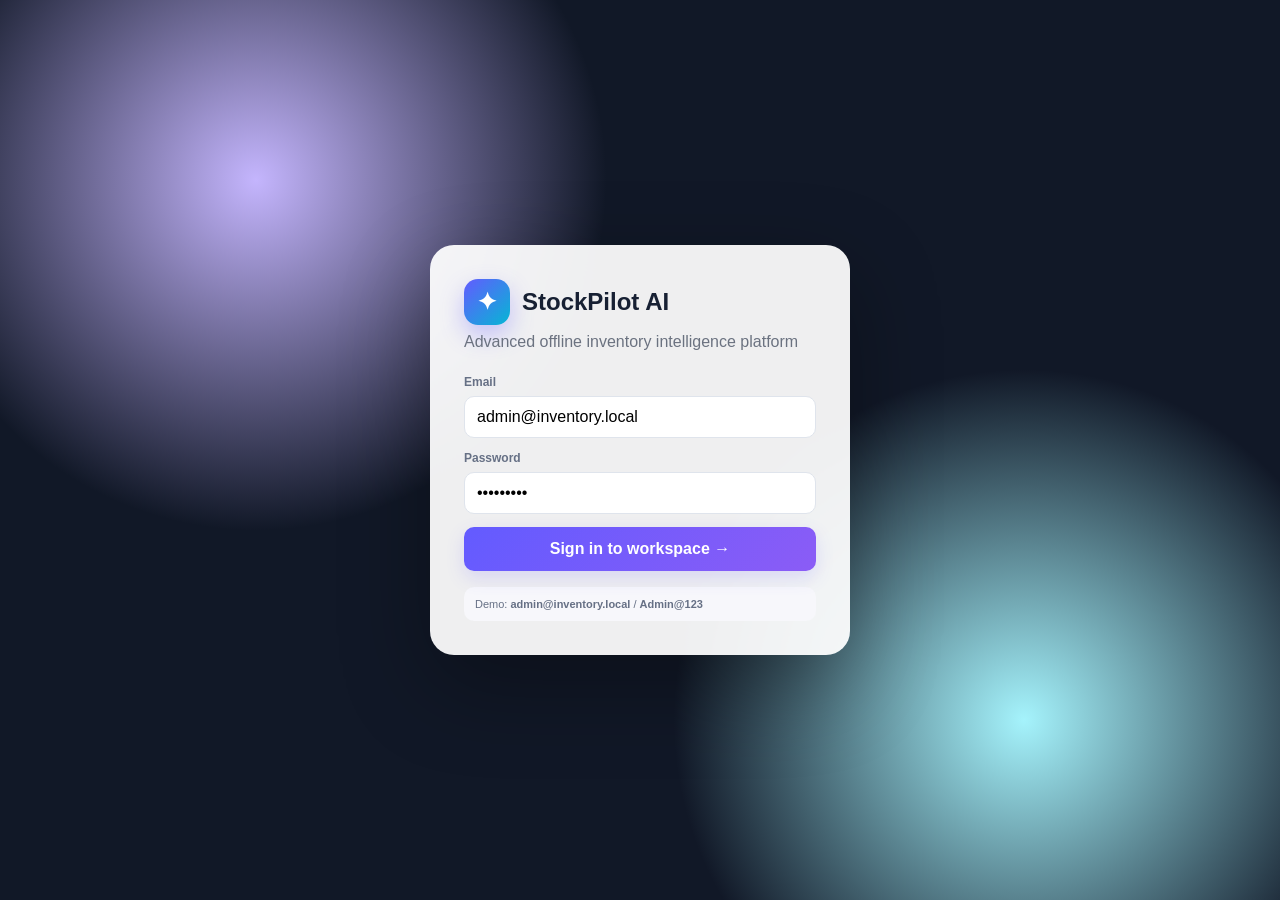
<file: index.html>
<!doctype html>
<html lang="en">
<head>
  <meta charset="utf-8">
  <meta name="viewport" content="width=device-width, initial-scale=1">
  <meta name="description" content="StockPilot AI - Advanced Offline Inventory Management System">
  <title>StockPilot AI — Advanced Offline Inventory</title>
  <link rel="stylesheet" href="css/styles.css">
</head>
<body>
  <div id="app"></div>

  <!-- Demo data is kept separate from application logic. -->
  <script src="js/data.js"></script>
  <script src="js/app.js"></script>
</body>
</html>
</file>
<file: css/styles.css>
:root{
  --bg:#f4f7fb;
  --panel:#fff;
  --text:#172033;
  --muted:#6b7280;
  --line:#e7ebf2;
  --primary:#635bff;
  --primary2:#8b5cf6;
  --cyan:#06b6d4;
  --green:#10b981;
  --orange:#f59e0b;
  --red:#ef4444;
  --nav:#111827;
  --nav2:#1d2440;
  --shadow:0 12px 35px rgba(31,41,55,.08)}
  *{
    box-sizing:border-box}
    body{
      margin:0;
      font-family:Inter,ui-sans-serif,Arial,sans-serif;
      background:var(--bg);
      color:var(--text)}
      button,input,select,textarea{
        font:inherit}
        button{
          cursor:pointer;
          border:0;
          border-radius:10px;
          padding:10px 14px;
          font-weight:600}
          .primary{
            background:linear-gradient(135deg,var(--primary),var(--primary2));
            color:white;
            box-shadow:0 7px 18px #635bff2b}
            .ghost{
              background:#eef1f7;
              color:#263244}
              .danger{
                background:#fee2e2;
                color:#991b1b}
                .success{
                  background:#dcfce7;
                  color:#166534}
                  .hidden{
                    display:none}
                    .login{
                      min-height:100vh;
                      display:grid;
                      place-items:center;
                      background:radial-gradient(circle at 20% 20%,#c4b5fd 0,transparent 28%),radial-gradient(circle at 80% 80%,#a5f3fc 0,transparent 28%),#111827}
                      .login-card{
                        width:420px;
                        background:#ffffffee;
                        backdrop-filter:blur(18px);
                        border-radius:24px;
                        padding:34px;
                        box-shadow:0 30px 90px #0005}
                        .logo{
                          display:flex;
                          align-items:center;
                          gap:12px;
                          font-weight:900;
                          font-size:24px}
                          .logo-icon{
                            width:46px;
                            height:46px;
                            border-radius:14px;
                            display:grid;
                            place-items:center;
                            color:white;
                            background:linear-gradient(135deg,#635bff,#06b6d4);
                            box-shadow:0 10px 24px #635bff55}
                            .field{
                              margin:13px 0}
                              .field label{
                                display:block;
                                font-size:12px;
                                font-weight:800;
                                color:#667085;
                                margin-bottom:7px}
                                .field input,.field select,.field textarea{
                                  width:100%;
                                  padding:11px 12px;
                                  border:1px solid #dfe4ec;
                                  border-radius:10px;
                                  background:#fff;
                                  outline:none}
                                  .field input:focus,.field select:focus{
                                    border-color:#8b5cf6;
                                    box-shadow:0 0 0 3px #8b5cf61a}
                                    .shell{
                                      display:grid;
                                      grid-template-columns:255px 1fr;
                                      min-height:100vh}
                                      .side{
                                        position:sticky;
                                        top:0;
                                        height:100vh;
                                        background:linear-gradient(180deg,#101426,#151a31 65%,#111827);
                                        color:#fff;
                                        padding:22px 16px;
                                        overflow:auto}
                                        .side .logo{
                                          padding:5px 8px 22px}
                                          .side .logo-icon{
                                            width:38px;
                                            height:38px;
                                            font-size:18px}
                                            .section-label{
                                              font-size:10px;
                                              letter-spacing:1.4px;
                                              text-transform:uppercase;
                                              color:#7f879c;
                                              padding:18px 12px 7px}
                                              .nav button{
                                                display:flex;
                                                align-items:center;
                                                gap:11px;
                                                width:100%;
                                                text-align:left;
                                                margin:4px 0;
                                                background:transparent;
                                                color:#c7ccda;
                                                padding:11px 12px}
                                                .nav button:hover,.nav button.active{
                                                  background:linear-gradient(90deg,#ffffff15,#ffffff08);
                                                  color:white}
                                                  .nav button.active{
                                                    box-shadow:inset 3px 0 #8b5cf6}
                                                    .userbox{
                                                      margin-top:18px;
                                                      padding:13px;
                                                      border:1px solid #ffffff12;
                                                      border-radius:14px;
                                                      background:#ffffff08}
                                                      .avatar{
                                                        width:34px;
                                                        height:34px;
                                                        border-radius:50%;
                                                        display:grid;
                                                        place-items:center;
                                                        background:linear-gradient(135deg,#8b5cf6,#06b6d4);
                                                        font-weight:800}
                                                        .main{
                                                          min-width:0;
                                                          padding:25px 30px;
                                                          max-width:1700px;
                                                          width:100%;
                                                          margin:auto}
                                                          .top{
                                                            display:flex;
                                                            justify-content:space-between;
                                                            align-items:center;
                                                            gap:16px;
                                                            margin-bottom:22px}
                                                            .top-left h2{
                                                              margin:0 0 4px;
                                                              font-size:25px}
                                                              .top-left p{
                                                                margin:0;
                                                                color:var(--muted);
                                                                font-size:13px}
                                                                .top-actions{
                                                                  display:flex;
                                                                  align-items:center;
                                                                  gap:9px}
                                                                  .icon-btn{
                                                                    width:42px;
                                                                    height:42px;
                                                                    padding:0;
                                                                    background:white;
                                                                    border:1px solid var(--line);
                                                                    position:relative}
                                                                    .dot{
                                                                      position:absolute;
                                                                      right:8px;
                                                                      top:8px;
                                                                      width:7px;
                                                                      height:7px;
                                                                      background:var(--red);
                                                                      border-radius:50%}
                                                                      .profile{
                                                                        display:flex;
                                                                        align-items:center;
                                                                        gap:9px;
                                                                        background:#fff;
                                                                        padding:6px 11px 6px 7px;
                                                                        border-radius:12px;
                                                                        border:1px solid var(--line)}
                                                                        .cards{
                                                                          display:grid;
                                                                          grid-template-columns:repeat(5,1fr);
                                                                          gap:15px}
                                                                          .kpi{
                                                                            background:var(--panel);
                                                                            border:1px solid var(--line);
                                                                            border-radius:17px;
                                                                            padding:18px;
                                                                            box-shadow:var(--shadow);
                                                                            position:relative;
                                                                            overflow:hidden}
                                                                            .kpi:after{
                                                                              content:"";
                                                                              position:absolute;
                                                                              width:75px;
                                                                              height:75px;
                                                                              border-radius:50%;
                                                                              right:-30px;
                                                                              top:-30px;
                                                                              background:#635bff0e}
                                                                              .kpi .icon{
                                                                                width:38px;
                                                                                height:38px;
                                                                                border-radius:11px;
                                                                                display:grid;
                                                                                place-items:center;
                                                                                background:#f0efff;
                                                                                color:#635bff}
                                                                                .kpi.green .icon{
                                                                                  background:#e8fff7;
                                                                                  color:#059669}
                                                                                  .kpi.orange .icon{
                                                                                    background:#fff7e7;
                                                                                    color:#d97706}
                                                                                    .kpi.red .icon{
                                                                                      background:#fff0f0;
                                                                                      color:#dc2626}
                                                                                      .kpi.cyan .icon{
                                                                                        background:#e9fbff;
                                                                                        color:#0891b2}
                                                                                        .kpi .label{
                                                                                          font-size:12px;
                                                                                          color:var(--muted);
                                                                                          margin-top:12px}
                                                                                          .kpi .value{
                                                                                            font-size:25px;
                                                                                            font-weight:900;
                                                                                            margin-top:3px}
                                                                                            .trend{
                                                                                              font-size:11px;
                                                                                              margin-top:7px;
                                                                                              color:#059669}
                                                                                              .grid{
                                                                                                display:grid;
                                                                                                grid-template-columns:1.45fr 1fr;
                                                                                                gap:17px;
                                                                                                margin-top:17px}
                                                                                                .grid3{
                                                                                                  display:grid;
                                                                                                  grid-template-columns:1fr 1fr 1fr;
                                                                                                  gap:17px;
                                                                                                  margin-top:17px}
                                                                                                  .panel{
                                                                                                    background:#fff;
                                                                                                    border:1px solid var(--line);
                                                                                                    border-radius:17px;
                                                                                                    padding:19px;
                                                                                                    box-shadow:var(--shadow)}
                                                                                                    .panel h3{
                                                                                                      margin:0;
                                                                                                      font-size:15px}
                                                                                                      .panel-sub{
                                                                                                        font-size:12px;
                                                                                                        color:var(--muted);
                                                                                                        margin:5px 0 16px}
                                                                                                        .title{
                                                                                                          display:flex;
                                                                                                          justify-content:space-between;
                                                                                                          align-items:center;
                                                                                                          gap:12px;
                                                                                                          margin-bottom:17px}
                                                                                                          .title h1{
                                                                                                            margin:0;
                                                                                                            font-size:24px}
                                                                                                            .muted{
                                                                                                              color:var(--muted)}
                                                                                                              .toolbar{
                                                                                                                display:flex;
                                                                                                                gap:9px;
                                                                                                                margin-bottom:13px;
                                                                                                                flex-wrap:wrap}
                                                                                                                .toolbar input{
                                                                                                                  padding:11px 13px;
                                                                                                                  border:1px solid var(--line);
                                                                                                                  border-radius:10px;
                                                                                                                  width:300px}
                                                                                                                  .table-wrap{
                                                                                                                    overflow:auto}
                                                                                                                    table{
                                                                                                                      width:100%;
                                                                                                                      border-collapse:collapse;
                                                                                                                      min-width:650px}
                                                                                                                      th,td{
                                                                                                                        text-align:left;
                                                                                                                        padding:12px 10px;
                                                                                                                        border-bottom:1px solid #edf0f4;
                                                                                                                        font-size:13px}
                                                                                                                        th{
                                                                                                                          font-size:10px;
                                                                                                                          text-transform:uppercase;
                                                                                                                          letter-spacing:.6px;
                                                                                                                          color:#788194}
                                                                                                                          tr:hover td{
                                                                                                                            background:#fafbfe}
                                                                                                                            .badge{
                                                                                                                              padding:5px 9px;
                                                                                                                              border-radius:99px;
                                                                                                                              background:#eef2ff;
                                                                                                                              font-size:11px;
                                                                                                                              font-weight:800;
                                                                                                                              white-space:nowrap}
                                                                                                                              .low{
                                                                                                                                background:#fee2e2;
                                                                                                                                color:#991b1b}
                                                                                                                                .good{
                                                                                                                                  background:#dcfce7;
                                                                                                                                  color:#166534}
                                                                                                                                  .warn{
                                                                                                                                    background:#fef3c7;
                                                                                                                                    color:#92400e}
                                                                                                                                    .blue{
                                                                                                                                      background:#e0f2fe;
                                                                                                                                      color:#075985}
                                                                                                                                      .actions{
                                                                                                                                        display:flex;
                                                                                                                                        gap:8px;
                                                                                                                                        flex-wrap:wrap}
                                                                                                                                        .chart{
                                                                                                                                          height:245px;
                                                                                                                                          display:flex;
                                                                                                                                          align-items:end;
                                                                                                                                          gap:10px;
                                                                                                                                          padding:15px 4px 25px}
                                                                                                                                          .bar{
                                                                                                                                            flex:1;
                                                                                                                                            min-width:15px;
                                                                                                                                            background:linear-gradient(180deg,#8b5cf6,#635bff);
                                                                                                                                            border-radius:7px 7px 2px 2px;
                                                                                                                                            position:relative;
                                                                                                                                            transition:.2s}
                                                                                                                                            .bar:hover{
                                                                                                                                              filter:brightness(1.08)}
                                                                                                                                              .bar span{
                                                                                                                                                position:absolute;
                                                                                                                                                top:100%;
                                                                                                                                                font-size:10px;
                                                                                                                                                color:#8a93a5;
                                                                                                                                                margin-top:6px;
                                                                                                                                                left:50%;
                                                                                                                                                transform:translateX(-50%)}
                                                                                                                                                .donut{
                                                                                                                                                  width:180px;
                                                                                                                                                  height:180px;
                                                                                                                                                  border-radius:50%;
                                                                                                                                                  margin:auto;
                                                                                                                                                  background:conic-gradient(#635bff 0 42%,#06b6d4 42% 67%,#10b981 67% 84%,#f59e0b 84% 100%);
                                                                                                                                                  display:grid;
                                                                                                                                                  place-items:center}
                                                                                                                                                  .donut:after{
                                                                                                                                                    content:"Inventory";
                                                                                                                                                    width:110px;
                                                                                                                                                    height:110px;
                                                                                                                                                    border-radius:50%;
                                                                                                                                                    background:#fff;
                                                                                                                                                    display:grid;
                                                                                                                                                    place-items:center;
                                                                                                                                                    font-size:13px;
                                                                                                                                                    font-weight:800}
                                                                                                                                                    .alert{
                                                                                                                                                      display:flex;
                                                                                                                                                      gap:12px;
                                                                                                                                                      padding:12px;
                                                                                                                                                      border:1px solid var(--line);
                                                                                                                                                      border-radius:12px;
                                                                                                                                                      margin:8px 0}
                                                                                                                                                      .alert .aicon{
                                                                                                                                                        width:35px;
                                                                                                                                                        height:35px;
                                                                                                                                                        border-radius:10px;
                                                                                                                                                        display:grid;
                                                                                                                                                        place-items:center;
                                                                                                                                                        background:#fff1f2}
                                                                                                                                                        .progress{
                                                                                                                                                          height:8px;
                                                                                                                                                          background:#edf0f4;
                                                                                                                                                          border-radius:99px;
                                                                                                                                                          overflow:hidden}
                                                                                                                                                          .progress i{
                                                                                                                                                            display:block;
                                                                                                                                                            height:100%;
                                                                                                                                                            background:linear-gradient(90deg,#635bff,#06b6d4);
                                                                                                                                                            border-radius:99px}
                                                                                                                                                            .quick{
                                                                                                                                                              display:grid;
                                                                                                                                                              grid-template-columns:1fr 1fr;
                                                                                                                                                              gap:10px}
                                                                                                                                                              .quick button{
                                                                                                                                                                text-align:left;
                                                                                                                                                                padding:14px;
                                                                                                                                                                background:#f7f8fc;
                                                                                                                                                                border:1px solid #e9ecf3}
                                                                                                                                                                .quick button:hover{
                                                                                                                                                                  background:#f0efff;
                                                                                                                                                                  border-color:#d9d5ff}
                                                                                                                                                                  .ai-panel{
                                                                                                                                                                    background:linear-gradient(135deg,#17182d,#29215a);
                                                                                                                                                                    color:#fff;
                                                                                                                                                                    border:0}
                                                                                                                                                                    .ai-header{
                                                                                                                                                                      display:flex;
                                                                                                                                                                      justify-content:space-between;
                                                                                                                                                                      align-items:center}
                                                                                                                                                                      .ai-chip{
                                                                                                                                                                        background:#ffffff18;
                                                                                                                                                                        padding:6px 9px;
                                                                                                                                                                        border-radius:99px;
                                                                                                                                                                        font-size:10px;
                                                                                                                                                                        color:#c4b5fd}
                                                                                                                                                                        .ai-msg{
                                                                                                                                                                          display:flex;
                                                                                                                                                                          gap:10px;
                                                                                                                                                                          margin:12px 0}
                                                                                                                                                                          .ai-bubble{
                                                                                                                                                                            background:#ffffff0d;
                                                                                                                                                                            border:1px solid #ffffff12;
                                                                                                                                                                            border-radius:12px;
                                                                                                                                                                            padding:11px;
                                                                                                                                                                            font-size:12px;
                                                                                                                                                                            line-height:1.5}
                                                                                                                                                                            .ai-input{
                                                                                                                                                                              display:flex;
                                                                                                                                                                              gap:8px;
                                                                                                                                                                              margin-top:12px}
                                                                                                                                                                              .ai-input input{
                                                                                                                                                                                flex:1;
                                                                                                                                                                                background:#fff0;
                                                                                                                                                                                color:#fff;
                                                                                                                                                                                border:1px solid #ffffff25;
                                                                                                                                                                                padding:11px;
                                                                                                                                                                                border-radius:10px;
                                                                                                                                                                                outline:none}
                                                                                                                                                                                .ai-input input::placeholder{
                                                                                                                                                                                  color:#a6abc1}
                                                                                                                                                                                  .suggestions{
                                                                                                                                                                                    display:flex;
                                                                                                                                                                                    gap:6px;
                                                                                                                                                                                    flex-wrap:wrap;
                                                                                                                                                                                    margin-top:9px}
                                                                                                                                                                                    .suggestions button{
                                                                                                                                                                                      background:#ffffff0d;
                                                                                                                                                                                      color:#d9d7ff;
                                                                                                                                                                                      border:1px solid #ffffff14;
                                                                                                                                                                                      padding:7px 9px;
                                                                                                                                                                                      font-size:10px}
                                                                                                                                                                                      .modal{
                                                                                                                                                                                        position:fixed;
                                                                                                                                                                                        inset:0;
                                                                                                                                                                                        background:#090b1390;
                                                                                                                                                                                        backdrop-filter:blur(5px);
                                                                                                                                                                                        display:grid;
                                                                                                                                                                                        place-items:center;
                                                                                                                                                                                        padding:20px;
                                                                                                                                                                                        z-index:30}
                                                                                                                                                                                        .modalbox{
                                                                                                                                                                                          background:#fff;
                                                                                                                                                                                          border-radius:18px;
                                                                                                                                                                                          padding:22px;
                                                                                                                                                                                          max-width:700px;
                                                                                                                                                                                          width:100%;
                                                                                                                                                                                          max-height:90vh;
                                                                                                                                                                                          overflow:auto;
                                                                                                                                                                                          box-shadow:0 30px 90px #0005}
                                                                                                                                                                                          .formgrid{
                                                                                                                                                                                            display:grid;
                                                                                                                                                                                            grid-template-columns:1fr 1fr;
                                                                                                                                                                                            gap:10px}
                                                                                                                                                                                            .toast{
                                                                                                                                                                                              position:fixed;
                                                                                                                                                                                              right:25px;
                                                                                                                                                                                              bottom:25px;
                                                                                                                                                                                              background:#111827;
                                                                                                                                                                                              color:#fff;
                                                                                                                                                                                              padding:13px 17px;
                                                                                                                                                                                              border-radius:11px;
                                                                                                                                                                                              z-index:60;
                                                                                                                                                                                              box-shadow:0 15px 35px #0003}
                                                                                                                                                                                              .barcode{
                                                                                                                                                                                                height:55px;
                                                                                                                                                                                                display:flex;
                                                                                                                                                                                                align-items:stretch;
                                                                                                                                                                                                gap:2px;
                                                                                                                                                                                                background:#fff;
                                                                                                                                                                                                padding:7px 10px;
                                                                                                                                                                                                border-radius:8px;
                                                                                                                                                                                                border:1px solid var(--line)}
                                                                                                                                                                                                .barcode i{
                                                                                                                                                                                                  display:block;
                                                                                                                                                                                                  background:#111}
                                                                                                                                                                                                  .barcode i:nth-child(3n){
                                                                                                                                                                                                    width:4px}
                                                                                                                                                                                                    .barcode i:nth-child(3n+1){
                                                                                                                                                                                                      width:2px}
                                                                                                                                                                                                      .barcode i:nth-child(3n+2){
                                                                                                                                                                                                        width:6px}
                                                                                                                                                                                                        .command{
                                                                                                                                                                                                          background:#fff;
                                                                                                                                                                                                          border:1px solid var(--line);
                                                                                                                                                                                                          border-radius:14px;
                                                                                                                                                                                                          padding:12px;
                                                                                                                                                                                                          display:flex;
                                                                                                                                                                                                          gap:8px;
                                                                                                                                                                                                          margin-bottom:18px;
                                                                                                                                                                                                          box-shadow:var(--shadow)}
                                                                                                                                                                                                          .command input{
                                                                                                                                                                                                            flex:1;
                                                                                                                                                                                                            border:0;
                                                                                                                                                                                                            outline:0;
                                                                                                                                                                                                            background:transparent}
                                                                                                                                                                                                            .empty{
                                                                                                                                                                                                              text-align:center;
                                                                                                                                                                                                              padding:35px;
                                                                                                                                                                                                              color:var(--muted)}
                                                                                                                                                                                                              @media(max-width:1100px){
                                                                                                                                                                                                                .cards{
                                                                                                                                                                                                                  grid-template-columns:repeat(3,1fr)}
                                                                                                                                                                                                                  .grid,.grid3{
                                                                                                                                                                                                                    grid-template-columns:1fr}
                                                                                                                                                                                                                    .shell{
                                                                                                                                                                                                                      grid-template-columns:210px 1fr}
                                                                                                                                                                                                                    }
                                                                                                                                                                                                                    @media(max-width:760px){
                                                                                                                                                                                                                      .shell{
                                                                                                                                                                                                                        display:block}
                                                                                                                                                                                                                        .side{
                                                                                                                                                                                                                          height:auto;
                                                                                                                                                                                                                          position:relative}
                                                                                                                                                                                                                          .nav{
                                                                                                                                                                                                                            display:grid;
                                                                                                                                                                                                                            grid-template-columns:1fr 1fr}
                                                                                                                                                                                                                            .main{
                                                                                                                                                                                                                              padding:18px}
                                                                                                                                                                                                                              .cards{
                                                                                                                                                                                                                                grid-template-columns:1fr 1fr}
                                                                                                                                                                                                                                .top{
                                                                                                                                                                                                                                  align-items:flex-start;
                                                                                                                                                                                                                                  flex-direction:column}
                                                                                                                                                                                                                                  .formgrid{
                                                                                                                                                                                                                                    grid-template-columns:1fr}
                                                                                                                                                                                                                                    .login-card{
                                                                                                                                                                                                                                      width:92%}
                                                                                                                                                                                                                                    }
</file>
